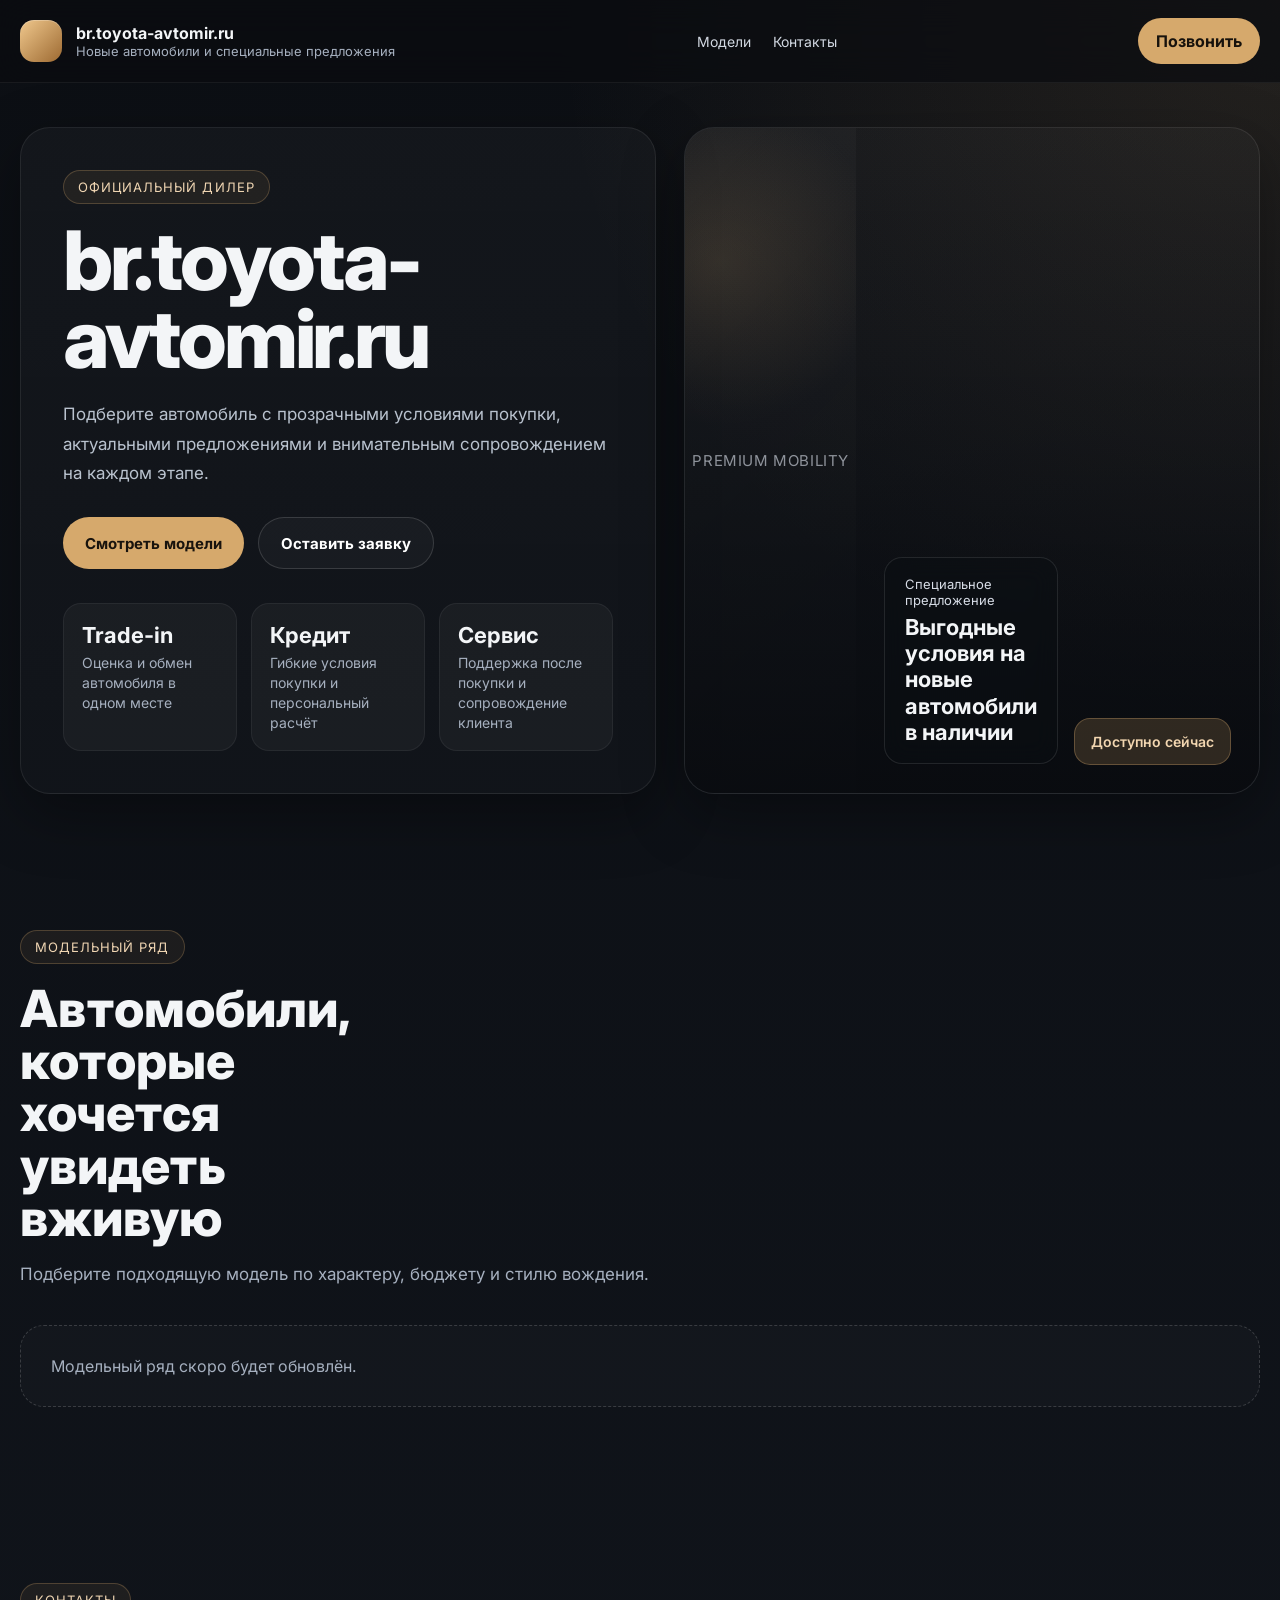
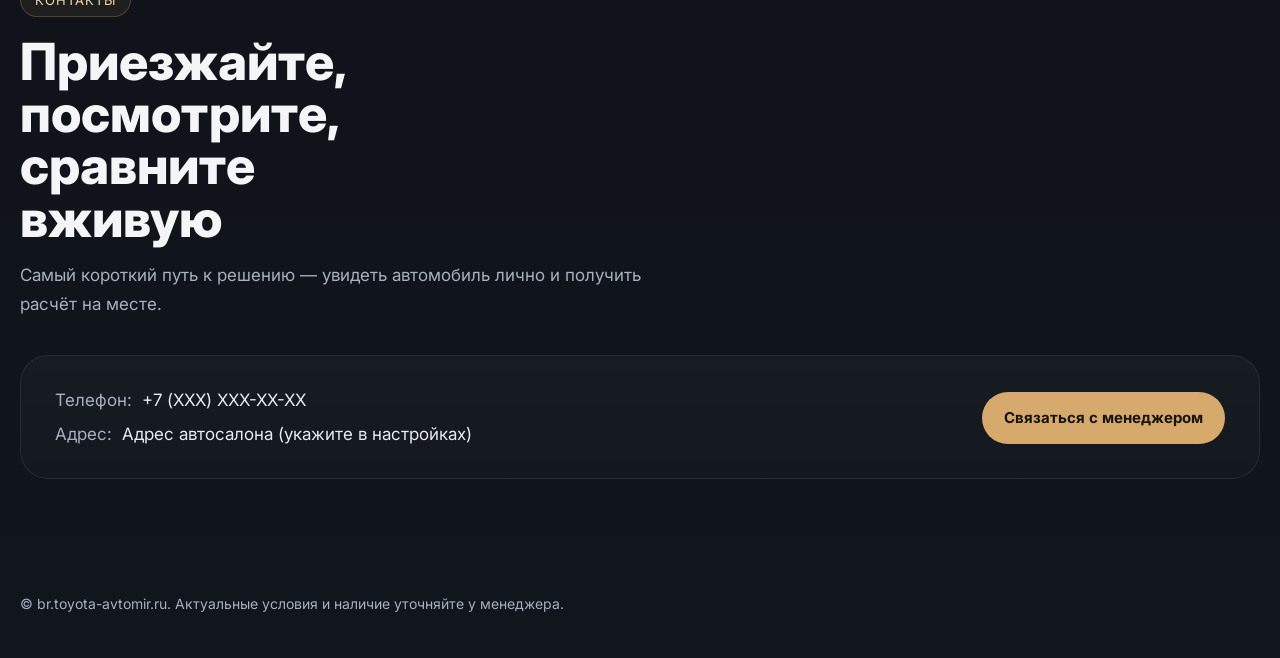
<file: site_generator/output/br.toyota-avtomir.ru/index.html>
<!DOCTYPE html>
<html lang="ru">
<head>
  <meta charset="UTF-8" />
  <meta name="viewport" content="width=device-width, initial-scale=1.0" />
  <title>br.toyota-avtomir.ru</title>
  <meta name="description" content="Новые автомобили, специальные предложения и выгодные условия покупки." />
  <link rel="preconnect" href="https://fonts.googleapis.com">
  <link rel="preconnect" href="https://fonts.gstatic.com" crossorigin>
  <link href="https://fonts.googleapis.com/css2?family=Inter:wght@400;500;600;700;800&display=swap" rel="stylesheet">
  <link rel="stylesheet" href="style.css">
</head>
<body>
  <header class="site-header">
    <div class="container nav">
      <div class="brand">
        <div class="brand-mark"></div>
        <div class="brand-text">
          <div class="brand-name">br.toyota-avtomir.ru</div>
          <div class="brand-sub">Новые автомобили и специальные предложения</div>
        </div>
      </div>

      <nav class="nav-links">
        <a href="#models">Модели</a>
        
        
        <a href="#contacts">Контакты</a>
      </nav>

      
      <a class="nav-cta" href="tel:+7 (XXX) XXX-XX-XX">Позвонить</a>
      
    </div>
  </header>

  <main>
    <section class="hero">
      <div class="container hero-grid">
        <div class="hero-copy">
          <div>
            <span class="eyebrow">Официальный дилер</span>
            <h1 class="hero-title">br.toyota-avtomir.ru</h1>
            <p class="hero-text">
              Подберите автомобиль с прозрачными условиями покупки, актуальными предложениями и внимательным сопровождением на каждом этапе.
            </p>

            <div class="hero-actions">
              <a href="#models" class="btn btn-primary">Смотреть модели</a>
              <a href="#contacts" class="btn btn-secondary">Оставить заявку</a>
            </div>
          </div>

          <div class="hero-facts">
            <div class="fact">
              <strong>Trade-in</strong>
              <span>Оценка и обмен автомобиля в одном месте</span>
            </div>
            <div class="fact">
              <strong>Кредит</strong>
              <span>Гибкие условия покупки и персональный расчёт</span>
            </div>
            <div class="fact">
              <strong>Сервис</strong>
              <span>Поддержка после покупки и сопровождение клиента</span>
            </div>
          </div>
        </div>

        <div class="hero-card">
          
            <div class="model-placeholder">Premium mobility</div>
          

          <div class="hero-overlay">
            <div class="hero-overlay-box">
              <small>Специальное предложение</small>
              <strong>
                
                  Выгодные условия на новые автомобили в наличии
                
              </strong>
            </div>
            <div class="hero-chip">Доступно сейчас</div>
          </div>
        </div>
      </div>
    </section>

    <section id="models" class="section">
      <div class="container">
        <span class="eyebrow">Модельный ряд</span>
        <h2 class="section-title">Автомобили, которые хочется увидеть вживую</h2>
        <p class="section-text">
          Подберите подходящую модель по характеру, бюджету и стилю вождения.
        </p>

        
        <div class="empty-box">Модельный ряд скоро будет обновлён.</div>
        
      </div>
    </section>

    

    

    <section id="contacts" class="section">
      <div class="container">
        <span class="eyebrow">Контакты</span>
        <h2 class="section-title">Приезжайте, посмотрите, сравните вживую</h2>
        <p class="section-text">
          Самый короткий путь к решению — увидеть автомобиль лично и получить расчёт на месте.
        </p>

        <div class="contacts-card">
          <div class="contacts-info">
            
            <div class="contact-row"><span>Телефон:</span>+7 (XXX) XXX-XX-XX</div>
            

            
            <div class="contact-row"><span>Адрес:</span>Адрес автосалона (укажите в настройках)</div>
            

            
          </div>

          <div>
            
            <a href="tel:+7 (XXX) XXX-XX-XX" class="btn btn-primary">Связаться с менеджером</a>
            
          </div>
        </div>
      </div>
    </section>
  </main>

  <footer class="footer">
    <div class="container">
      © br.toyota-avtomir.ru. Актуальные условия и наличие уточняйте у менеджера.
    </div>
  </footer>
</body>
</html>
</file>
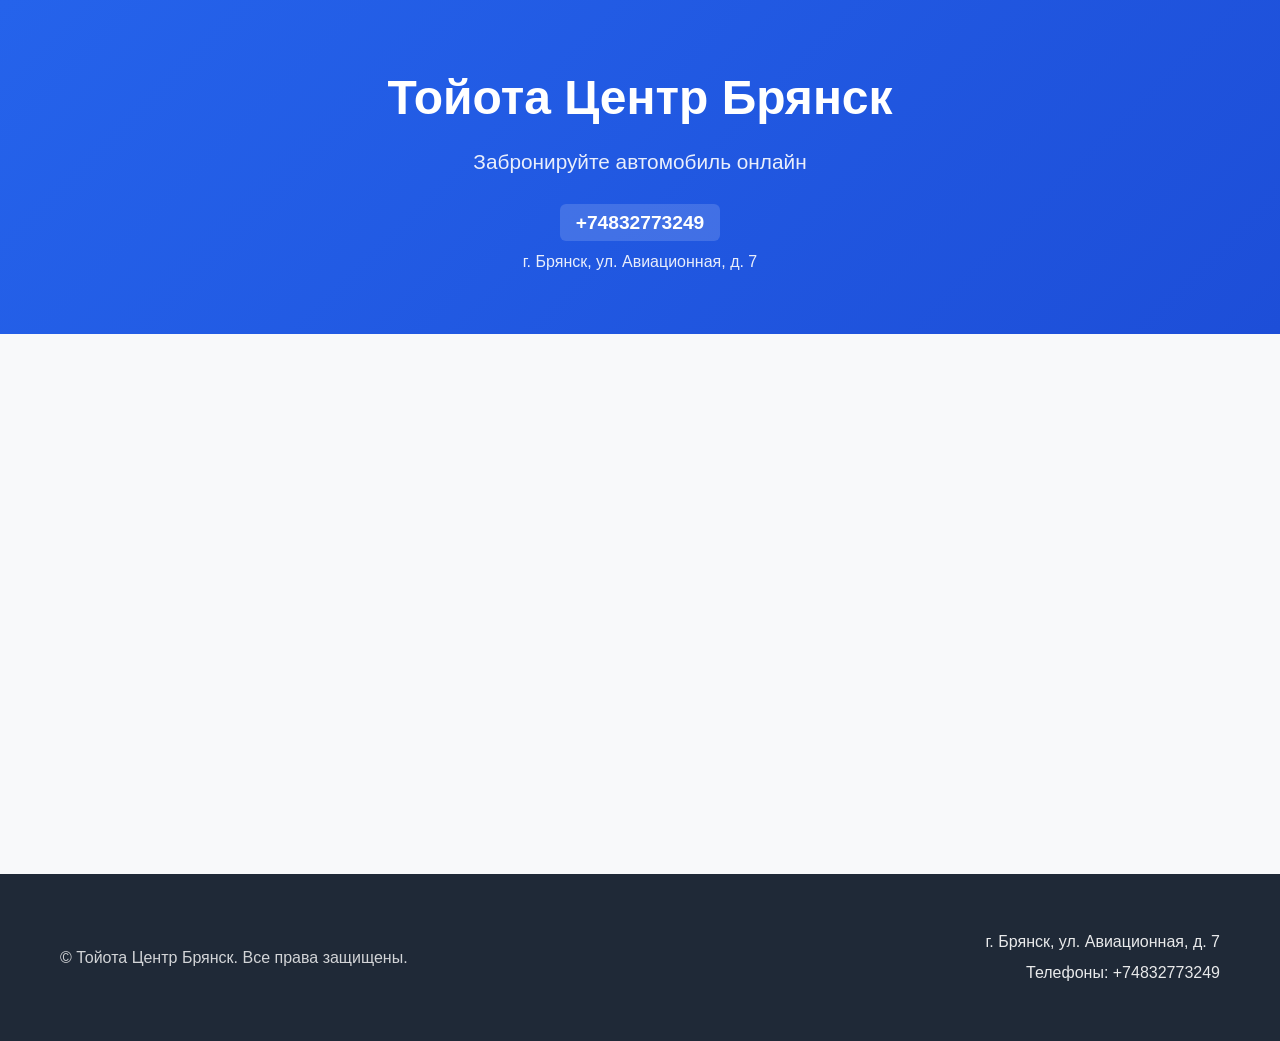
<file: site_generator/output/example.com/index.html>
<!DOCTYPE html>
<html lang="ru">
<head>
    <meta charset="UTF-8">
    <meta name="viewport" content="width=device-width, initial-scale=1.0">
    <title>Тойота Центр Брянск - Автосалон</title>
    <link rel="stylesheet" href="style.css">
</head>
<body>
    <header class="header">
        <div class="container">
            <div class="header-top">
                <h1>Тойота Центр Брянск</h1>
                
                <p class="tagline">Забронируйте автомобиль онлайн</p>
                
            </div>
            <div class="header-contacts">
                
                <div class="contact-phones">
                    
                    <a href="tel:+74832773249" class="phone-link">+74832773249</a>
                    
                </div>
                
                
                <div class="contact-address">г. Брянск, ул. Авиационная, д. 7</div>
                
            </div>
        </div>
    </header>

    <main>
        

        
    </main>

    <footer class="footer">
        <div class="container">
            <div class="footer-content">
                <div class="footer-info">
                    <p>&copy; Тойота Центр Брянск. Все права защищены.</p>
                </div>
                <div class="footer-contacts">
                    
                    <p>г. Брянск, ул. Авиационная, д. 7</p>
                    
                    
                    <p>
                        Телефоны:
                        
                        <a href="tel:+74832773249">+74832773249</a>
                        
                    </p>
                    
                </div>
            </div>
        </div>
    </footer>
</body>
</html>
</file>
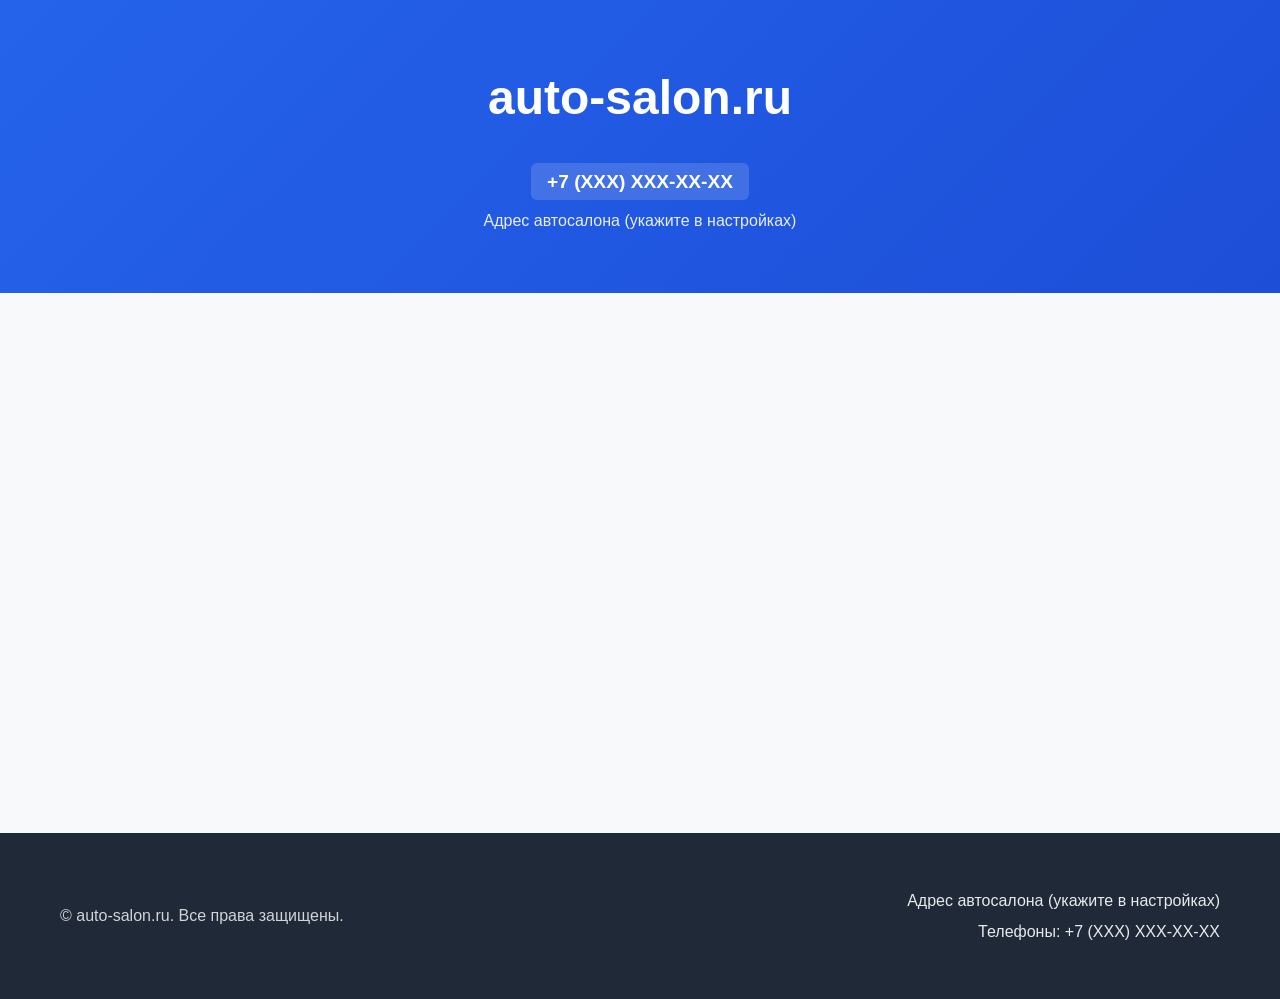
<file: site_generator/output/site/index.html>
<!DOCTYPE html>
<html lang="ru">
<head>
    <meta charset="UTF-8">
    <meta name="viewport" content="width=device-width, initial-scale=1.0">
    <title>auto-salon.ru - Автосалон</title>
    <link rel="stylesheet" href="style.css">
</head>
<body>
    <header class="header">
        <div class="container">
            <div class="header-top">
                <h1>auto-salon.ru</h1>
                
            </div>
            <div class="header-contacts">
                
                <div class="contact-phones">
                    
                    <a href="tel:+7 (XXX) XXX-XX-XX" class="phone-link">+7 (XXX) XXX-XX-XX</a>
                    
                </div>
                
                
                <div class="contact-address">Адрес автосалона (укажите в настройках)</div>
                
            </div>
        </div>
    </header>

    <main>
        

        
    </main>

    <footer class="footer">
        <div class="container">
            <div class="footer-content">
                <div class="footer-info">
                    <p>&copy; auto-salon.ru. Все права защищены.</p>
                </div>
                <div class="footer-contacts">
                    
                    <p>Адрес автосалона (укажите в настройках)</p>
                    
                    
                    <p>
                        Телефоны:
                        
                        <a href="tel:+7 (XXX) XXX-XX-XX">+7 (XXX) XXX-XX-XX</a>
                        
                    </p>
                    
                </div>
            </div>
        </div>
    </footer>
</body>
</html>
</file>
<file: site_generator/output/br.toyota-avtomir.ru/style.css>
:root {
  --bg: #0f1115;
  --bg-soft: #151922;
  --panel: #171b24;
  --panel-2: #1d2330;
  --line: rgba(255,255,255,.10);
  --text: #f3f5f7;
  --muted: #a6b0bf;
  --accent: #d6a96c;
  --accent-2: #b88746;
  --white: #ffffff;
  --shadow: 0 20px 60px rgba(0,0,0,.35);
  --radius: 22px;
  --container: 1240px;
}

* { box-sizing: border-box; }
html { scroll-behavior: smooth; }
body {
  margin: 0;
  font-family: 'Inter', sans-serif;
  background:
    radial-gradient(circle at top right, rgba(214,169,108,.12), transparent 28%),
    linear-gradient(180deg, #0c0f14 0%, #11151c 100%);
  color: var(--text);
}

a { color: inherit; text-decoration: none; }
img { max-width: 100%; display: block; }

.container {
  width: min(var(--container), calc(100% - 32px));
  margin: 0 auto;
}

.section {
  padding: 88px 0;
}

.eyebrow {
  display: inline-block;
  padding: 8px 14px;
  border: 1px solid rgba(214,169,108,.26);
  background: rgba(214,169,108,.08);
  color: #efd5b2;
  border-radius: 999px;
  font-size: 13px;
  letter-spacing: .08em;
  text-transform: uppercase;
}

.section-title {
  font-size: clamp(30px, 4vw, 52px);
  line-height: 1.02;
  margin: 18px 0 14px;
  font-weight: 800;
  max-width: 10ch;
}

.section-text {
  color: var(--muted);
  font-size: 17px;
  line-height: 1.7;
  max-width: 62ch;
}

.site-header {
  position: sticky;
  top: 0;
  z-index: 50;
  backdrop-filter: blur(18px);
  background: rgba(10,12,16,.72);
  border-bottom: 1px solid rgba(255,255,255,.06);
}

.nav {
  min-height: 82px;
  display: flex;
  align-items: center;
  justify-content: space-between;
  gap: 20px;
}

.brand {
  display: flex;
  align-items: center;
  gap: 14px;
  min-width: 0;
}

.brand-mark {
  width: 42px;
  height: 42px;
  border-radius: 14px;
  background: linear-gradient(135deg, #f0c88d 0%, #9d6a32 100%);
  box-shadow: inset 0 1px 0 rgba(255,255,255,.25);
  flex: 0 0 auto;
}

.brand-text {
  display: flex;
  flex-direction: column;
  min-width: 0;
}

.brand-name {
  font-size: 16px;
  font-weight: 700;
  white-space: nowrap;
  overflow: hidden;
  text-overflow: ellipsis;
}

.brand-sub {
  font-size: 13px;
  color: var(--muted);
}

.nav-links {
  display: flex;
  align-items: center;
  gap: 22px;
  color: #d2d8e2;
  font-size: 14px;
}

.nav-links a:hover {
  color: var(--white);
}

.nav-cta {
  display: inline-flex;
  align-items: center;
  justify-content: center;
  min-height: 46px;
  padding: 0 18px;
  border-radius: 999px;
  background: var(--accent);
  color: #17120c;
  font-weight: 700;
}

.hero {
  padding: 44px 0 48px;
}

.hero-grid {
  display: grid;
  grid-template-columns: 1.05fr .95fr;
  gap: 28px;
  align-items: stretch;
}

.hero-copy,
.hero-card {
  background: linear-gradient(180deg, rgba(255,255,255,.03), rgba(255,255,255,.015));
  border: 1px solid rgba(255,255,255,.08);
  border-radius: 30px;
  box-shadow: var(--shadow);
}

.hero-copy {
  padding: 42px;
  display: flex;
  flex-direction: column;
  justify-content: space-between;
  min-height: 620px;
}

.hero-title {
  font-size: clamp(42px, 7vw, 82px);
  line-height: .95;
  letter-spacing: -.04em;
  margin: 18px 0 22px;
  font-weight: 800;
  max-width: 9ch;
}

.hero-text {
  max-width: 56ch;
  color: #b9c2ce;
  font-size: 17px;
  line-height: 1.75;
}

.hero-actions {
  display: flex;
  flex-wrap: wrap;
  gap: 14px;
  margin-top: 28px;
}

.btn {
  min-height: 52px;
  padding: 0 22px;
  border-radius: 999px;
  display: inline-flex;
  align-items: center;
  justify-content: center;
  font-weight: 700;
  font-size: 15px;
  transition: .22s ease;
}

.btn-primary {
  background: var(--accent);
  color: #18130d;
}

.btn-primary:hover {
  background: #e4b87d;
  transform: translateY(-1px);
}

.btn-secondary {
  border: 1px solid rgba(255,255,255,.14);
  color: var(--white);
  background: rgba(255,255,255,.03);
}

.btn-secondary:hover {
  background: rgba(255,255,255,.07);
  transform: translateY(-1px);
}

.hero-facts {
  display: grid;
  grid-template-columns: repeat(3, 1fr);
  gap: 14px;
  margin-top: 34px;
}

.fact {
  border-radius: 18px;
  background: rgba(255,255,255,.04);
  border: 1px solid rgba(255,255,255,.06);
  padding: 18px;
}

.fact strong {
  display: block;
  font-size: 22px;
  margin-bottom: 4px;
}

.fact span {
  color: var(--muted);
  font-size: 14px;
}

.hero-card {
  overflow: hidden;
  position: relative;
  min-height: 620px;
  display: flex;
  align-items: end;
}

.hero-card img {
  position: absolute;
  inset: 0;
  width: 100%;
  height: 100%;
  object-fit: cover;
}

.hero-card::after {
  content: "";
  position: absolute;
  inset: 0;
  background:
    linear-gradient(180deg, rgba(8,10,14,.08) 0%, rgba(8,10,14,.30) 45%, rgba(8,10,14,.85) 100%);
}

.hero-overlay {
  position: relative;
  z-index: 2;
  width: 100%;
  padding: 28px;
  display: flex;
  justify-content: space-between;
  gap: 16px;
  align-items: end;
}

.hero-overlay-box {
  max-width: 420px;
  padding: 18px 20px;
  border-radius: 18px;
  backdrop-filter: blur(12px);
  background: rgba(12,15,20,.48);
  border: 1px solid rgba(255,255,255,.10);
}

.hero-overlay-box small {
  display: block;
  color: #d8dde7;
  margin-bottom: 6px;
  font-size: 13px;
}

.hero-overlay-box strong {
  font-size: 22px;
  line-height: 1.2;
}

.hero-chip {
  white-space: nowrap;
  padding: 14px 16px;
  border-radius: 16px;
  background: rgba(214,169,108,.18);
  border: 1px solid rgba(214,169,108,.32);
  color: #f2d6b0;
  font-weight: 600;
  font-size: 14px;
}

.models-grid {
  display: grid;
  grid-template-columns: repeat(3, 1fr);
  gap: 22px;
  margin-top: 36px;
}

.model-card {
  background: linear-gradient(180deg, rgba(255,255,255,.03), rgba(255,255,255,.018));
  border: 1px solid rgba(255,255,255,.08);
  border-radius: 24px;
  overflow: hidden;
  transition: .25s ease;
}

.model-card:hover {
  transform: translateY(-4px);
  border-color: rgba(214,169,108,.28);
  box-shadow: var(--shadow);
}

.model-media {
  aspect-ratio: 16 / 10;
  background:
    radial-gradient(circle at top right, rgba(214,169,108,.20), transparent 34%),
    linear-gradient(135deg, #212734 0%, #10141c 100%);
  overflow: hidden;
}

.model-media img {
  width: 100%;
  height: 100%;
  object-fit: cover;
}

.model-placeholder {
  width: 100%;
  height: 100%;
  display: grid;
  place-items: center;
  color: #d7dde7;
  font-size: 15px;
  letter-spacing: .04em;
  text-transform: uppercase;
  background:
    linear-gradient(135deg, rgba(255,255,255,.03), rgba(255,255,255,.01)),
    radial-gradient(circle at 20% 20%, rgba(214,169,108,.18), transparent 30%);
}

.model-body {
  padding: 22px;
}

.model-title {
  font-size: 24px;
  font-weight: 750;
  margin: 0 0 10px;
}

.model-price {
  font-size: 22px;
  color: #f3d2a5;
  font-weight: 700;
  margin-bottom: 12px;
}

.model-description {
  color: var(--muted);
  font-size: 15px;
  line-height: 1.7;
  min-height: 72px;
}

.model-meta {
  display: flex;
  justify-content: space-between;
  gap: 12px;
  margin-top: 18px;
  padding-top: 18px;
  border-top: 1px solid rgba(255,255,255,.08);
  color: #d7dde7;
  font-size: 14px;
}

.empty-box {
  margin-top: 36px;
  padding: 30px;
  border-radius: 24px;
  border: 1px dashed rgba(255,255,255,.16);
  background: rgba(255,255,255,.02);
  color: var(--muted);
  font-size: 16px;
}

.benefits-grid {
  margin-top: 36px;
  display: grid;
  grid-template-columns: 1.1fr .9fr;
  gap: 22px;
}

.benefit-main,
.benefit-list {
  background: linear-gradient(180deg, rgba(255,255,255,.03), rgba(255,255,255,.015));
  border: 1px solid rgba(255,255,255,.08);
  border-radius: 26px;
  padding: 28px;
}

.benefit-main h3 {
  margin: 16px 0 14px;
  font-size: 34px;
  line-height: 1.05;
  max-width: 12ch;
}

.benefit-main p {
  color: var(--muted);
  max-width: 58ch;
  line-height: 1.8;
}

.benefit-list {
  display: grid;
  gap: 14px;
}

.benefit-item {
  padding: 18px 18px 18px 52px;
  border-radius: 18px;
  background: rgba(255,255,255,.03);
  position: relative;
  color: #dde3ea;
  line-height: 1.6;
  border: 1px solid rgba(255,255,255,.06);
}

.benefit-item::before {
  content: "";
  position: absolute;
  left: 18px;
  top: 19px;
  width: 18px;
  height: 18px;
  border-radius: 50%;
  background: linear-gradient(135deg, #efc68a, #a16f37);
  box-shadow: 0 0 0 6px rgba(214,169,108,.08);
}

.offers-wrap {
  display: grid;
  grid-template-columns: 1fr 1fr;
  gap: 22px;
  margin-top: 36px;
}

.offer-card {
  padding: 30px;
  border-radius: 26px;
  background:
    linear-gradient(180deg, rgba(214,169,108,.14), rgba(214,169,108,.05)),
    rgba(255,255,255,.03);
  border: 1px solid rgba(214,169,108,.20);
  box-shadow: var(--shadow);
}

.offer-card h3 {
  margin: 14px 0 12px;
  font-size: 32px;
  line-height: 1.05;
}

.offer-card p {
  color: #e5e9ef;
  opacity: .82;
  line-height: 1.75;
}

.contacts-card {
  margin-top: 36px;
  padding: 34px;
  border-radius: 28px;
  background: linear-gradient(180deg, rgba(255,255,255,.03), rgba(255,255,255,.015));
  border: 1px solid rgba(255,255,255,.08);
  display: grid;
  grid-template-columns: 1fr auto;
  gap: 24px;
  align-items: end;
}

.contacts-info {
  display: grid;
  gap: 14px;
}

.contact-row {
  color: #e7ebf1;
  font-size: 17px;
}

.contact-row span {
  color: var(--muted);
  margin-right: 10px;
}

.footer {
  padding: 28px 0 46px;
  color: var(--muted);
  font-size: 14px;
}

@media (max-width: 1080px) {
  .hero-grid,
  .benefits-grid,
  .offers-wrap,
  .contacts-card {
    grid-template-columns: 1fr;
  }

  .models-grid {
    grid-template-columns: repeat(2, 1fr);
  }

  .hero-copy,
  .hero-card {
    min-height: auto;
  }
}

@media (max-width: 760px) {
  .nav {
    min-height: 74px;
  }

  .nav-links {
    display: none;
  }

  .hero-copy {
    padding: 26px;
  }

  .hero-overlay {
    flex-direction: column;
    align-items: stretch;
  }

  .hero-facts {
    grid-template-columns: 1fr;
  }

  .models-grid {
    grid-template-columns: 1fr;
  }

  .section {
    padding: 68px 0;
  }

  .contacts-card {
    padding: 24px;
  }
}
</file>
<file: site_generator/output/example.com/style.css>
/* Reset and Base Styles */
* {
    margin: 0;
    padding: 0;
    box-sizing: border-box;
}

:root {
    --primary-color: #2563eb;
    --text-color: #1f2937;
    --bg-color: #ffffff;
    --light-bg: #f9fafb;
    --border-color: #e5e7eb;
    --card-bg: #ffffff;
}

body {
    font-family: -apple-system, BlinkMacSystemFont, 'Segoe UI', Roboto, 'Helvetica Neue', Arial, sans-serif;
    line-height: 1.6;
    color: var(--text-color);
    background-color: #f8f9fa;
}

.container {
    max-width: 1200px;
    margin: 0 auto;
    padding: 0 20px;
}

/* Header */
.header {
    background: linear-gradient(135deg, var(--primary-color), #1d4ed8);
    color: white;
    padding: 60px 20px;
}

.header-top {
    text-align: center;
    margin-bottom: 30px;
}

.header-top h1 {
    font-size: 3rem;
    margin-bottom: 0.5rem;
    font-weight: 700;
}

.header-top .tagline {
    font-size: 1.3rem;
    opacity: 0.9;
    max-width: 600px;
    margin: 0 auto;
}

.header-contacts {
    text-align: center;
}

.contact-phones {
    margin-bottom: 10px;
}

.phone-link {
    color: white;
    text-decoration: none;
    font-size: 1.2rem;
    font-weight: 600;
    margin: 0 10px;
    padding: 8px 16px;
    background: rgba(255, 255, 255, 0.15);
    border-radius: 6px;
    transition: background 0.3s;
}

.phone-link:hover {
    background: rgba(255, 255, 255, 0.25);
}

.contact-address {
    font-size: 1rem;
    opacity: 0.9;
}

/* Main Content */
main {
    min-height: 60vh;
}

section {
    padding: 80px 20px;
}

section:nth-child(even) {
    background-color: var(--light-bg);
}

section h2 {
    font-size: 2rem;
    margin-bottom: 2rem;
    text-align: center;
    color: var(--text-color);
}

/* Models Grid */
.models-grid {
    display: grid;
    grid-template-columns: repeat(auto-fit, minmax(280px, 1fr));
    gap: 30px;
    max-width: 1200px;
    margin: 0 auto;
}

.model-card {
    background: var(--card-bg);
    border: 1px solid var(--border-color);
    border-radius: 12px;
    padding: 30px;
    box-shadow: 0 4px 6px rgba(0, 0, 0, 0.05);
    display: flex;
    flex-direction: column;
    transition: all 0.3s ease;
}

.model-card:hover {
    transform: translateY(-5px);
    box-shadow: 0 8px 20px rgba(0, 0, 0, 0.1);
}

.model-name {
    font-size: 1.4rem;
    margin-bottom: 10px;
    color: var(--text-color);
}

.model-category {
    color: #6b7280;
    font-size: 1rem;
    margin-bottom: 15px;
}

.model-price {
    font-size: 1.3rem;
    font-weight: 700;
    color: var(--primary-color);
    margin: 0;
}

.btn-primary {
    background-color: #dc2626;
    color: white;
    border: none;
    border-radius: 6px;
    padding: 12px 15px;
    cursor: pointer;
    width: 100%;
    margin-top: auto;
    font-size: 1rem;
    font-weight: 600;
    transition: background-color 0.3s ease;
}

.btn-primary:hover {
    background-color: #b91c1c;
}

/* Work Time Section */
.work-time {
    text-align: center;
}

.work-time p {
    font-size: 1.2rem;
    font-weight: 600;
    color: var(--text-color);
}

/* Footer */
.footer {
    background-color: var(--text-color);
    color: white;
    padding: 50px 20px;
}

.footer-content {
    display: flex;
    justify-content: space-between;
    align-items: center;
    flex-wrap: wrap;
    gap: 20px;
}

.footer-info p {
    opacity: 0.8;
    margin: 0;
}

.footer-contacts {
    text-align: right;
}

.footer-contacts p {
    margin: 5px 0;
    opacity: 0.9;
}

.footer-contacts a {
    color: white;
    text-decoration: none;
}

.footer-contacts a:hover {
    text-decoration: underline;
}

/* Responsive */
@media (max-width: 768px) {
    .header-top h1 {
        font-size: 2rem;
    }

    .header-top .tagline {
        font-size: 1.1rem;
    }

    .phone-link {
        display: block;
        margin: 10px auto;
        width: fit-content;
    }

    section {
        padding: 60px 15px;
    }

    section h2 {
        font-size: 1.6rem;
    }

    .models-grid {
        grid-template-columns: 1fr;
        gap: 20px;
    }

    .model-card {
        padding: 20px;
    }

    .footer-content {
        flex-direction: column;
        text-align: center;
    }

    .footer-contacts {
        text-align: center;
    }
}
</file>
<file: site_generator/output/site/style.css>
/* Reset and Base Styles */
* {
    margin: 0;
    padding: 0;
    box-sizing: border-box;
}

:root {
    --primary-color: #2563eb;
    --text-color: #1f2937;
    --bg-color: #ffffff;
    --light-bg: #f9fafb;
    --border-color: #e5e7eb;
    --card-bg: #ffffff;
}

body {
    font-family: -apple-system, BlinkMacSystemFont, 'Segoe UI', Roboto, 'Helvetica Neue', Arial, sans-serif;
    line-height: 1.6;
    color: var(--text-color);
    background-color: #f8f9fa;
}

.container {
    max-width: 1200px;
    margin: 0 auto;
    padding: 0 20px;
}

/* Header */
.header {
    background: linear-gradient(135deg, var(--primary-color), #1d4ed8);
    color: white;
    padding: 60px 20px;
}

.header-top {
    text-align: center;
    margin-bottom: 30px;
}

.header-top h1 {
    font-size: 3rem;
    margin-bottom: 0.5rem;
    font-weight: 700;
}

.header-top .tagline {
    font-size: 1.3rem;
    opacity: 0.9;
    max-width: 600px;
    margin: 0 auto;
}

.header-contacts {
    text-align: center;
}

.contact-phones {
    margin-bottom: 10px;
}

.phone-link {
    color: white;
    text-decoration: none;
    font-size: 1.2rem;
    font-weight: 600;
    margin: 0 10px;
    padding: 8px 16px;
    background: rgba(255, 255, 255, 0.15);
    border-radius: 6px;
    transition: background 0.3s;
}

.phone-link:hover {
    background: rgba(255, 255, 255, 0.25);
}

.contact-address {
    font-size: 1rem;
    opacity: 0.9;
}

/* Main Content */
main {
    min-height: 60vh;
}

section {
    padding: 80px 20px;
}

section:nth-child(even) {
    background-color: var(--light-bg);
}

section h2 {
    font-size: 2rem;
    margin-bottom: 2rem;
    text-align: center;
    color: var(--text-color);
}

/* Models Grid */
.models-grid {
    display: grid;
    grid-template-columns: repeat(auto-fit, minmax(280px, 1fr));
    gap: 30px;
    max-width: 1200px;
    margin: 0 auto;
}

.model-card {
    background: var(--card-bg);
    border: 1px solid var(--border-color);
    border-radius: 12px;
    padding: 30px;
    box-shadow: 0 4px 6px rgba(0, 0, 0, 0.05);
    display: flex;
    flex-direction: column;
    transition: all 0.3s ease;
}

.model-card:hover {
    transform: translateY(-5px);
    box-shadow: 0 8px 20px rgba(0, 0, 0, 0.1);
}

.model-name {
    font-size: 1.4rem;
    margin-bottom: 10px;
    color: var(--text-color);
}

.model-category {
    color: #6b7280;
    font-size: 1rem;
    margin-bottom: 15px;
}

.model-price {
    font-size: 1.3rem;
    font-weight: 700;
    color: var(--primary-color);
    margin: 0;
}

.btn-primary {
    background-color: #dc2626;
    color: white;
    border: none;
    border-radius: 6px;
    padding: 12px 15px;
    cursor: pointer;
    width: 100%;
    margin-top: auto;
    font-size: 1rem;
    font-weight: 600;
    transition: background-color 0.3s ease;
}

.btn-primary:hover {
    background-color: #b91c1c;
}

/* Work Time Section */
.work-time {
    text-align: center;
}

.work-time p {
    font-size: 1.2rem;
    font-weight: 600;
    color: var(--text-color);
}

/* Footer */
.footer {
    background-color: var(--text-color);
    color: white;
    padding: 50px 20px;
}

.footer-content {
    display: flex;
    justify-content: space-between;
    align-items: center;
    flex-wrap: wrap;
    gap: 20px;
}

.footer-info p {
    opacity: 0.8;
    margin: 0;
}

.footer-contacts {
    text-align: right;
}

.footer-contacts p {
    margin: 5px 0;
    opacity: 0.9;
}

.footer-contacts a {
    color: white;
    text-decoration: none;
}

.footer-contacts a:hover {
    text-decoration: underline;
}

/* Responsive */
@media (max-width: 768px) {
    .header-top h1 {
        font-size: 2rem;
    }

    .header-top .tagline {
        font-size: 1.1rem;
    }

    .phone-link {
        display: block;
        margin: 10px auto;
        width: fit-content;
    }

    section {
        padding: 60px 15px;
    }

    section h2 {
        font-size: 1.6rem;
    }

    .models-grid {
        grid-template-columns: 1fr;
        gap: 20px;
    }

    .model-card {
        padding: 20px;
    }

    .footer-content {
        flex-direction: column;
        text-align: center;
    }

    .footer-contacts {
        text-align: center;
    }
}
</file>
